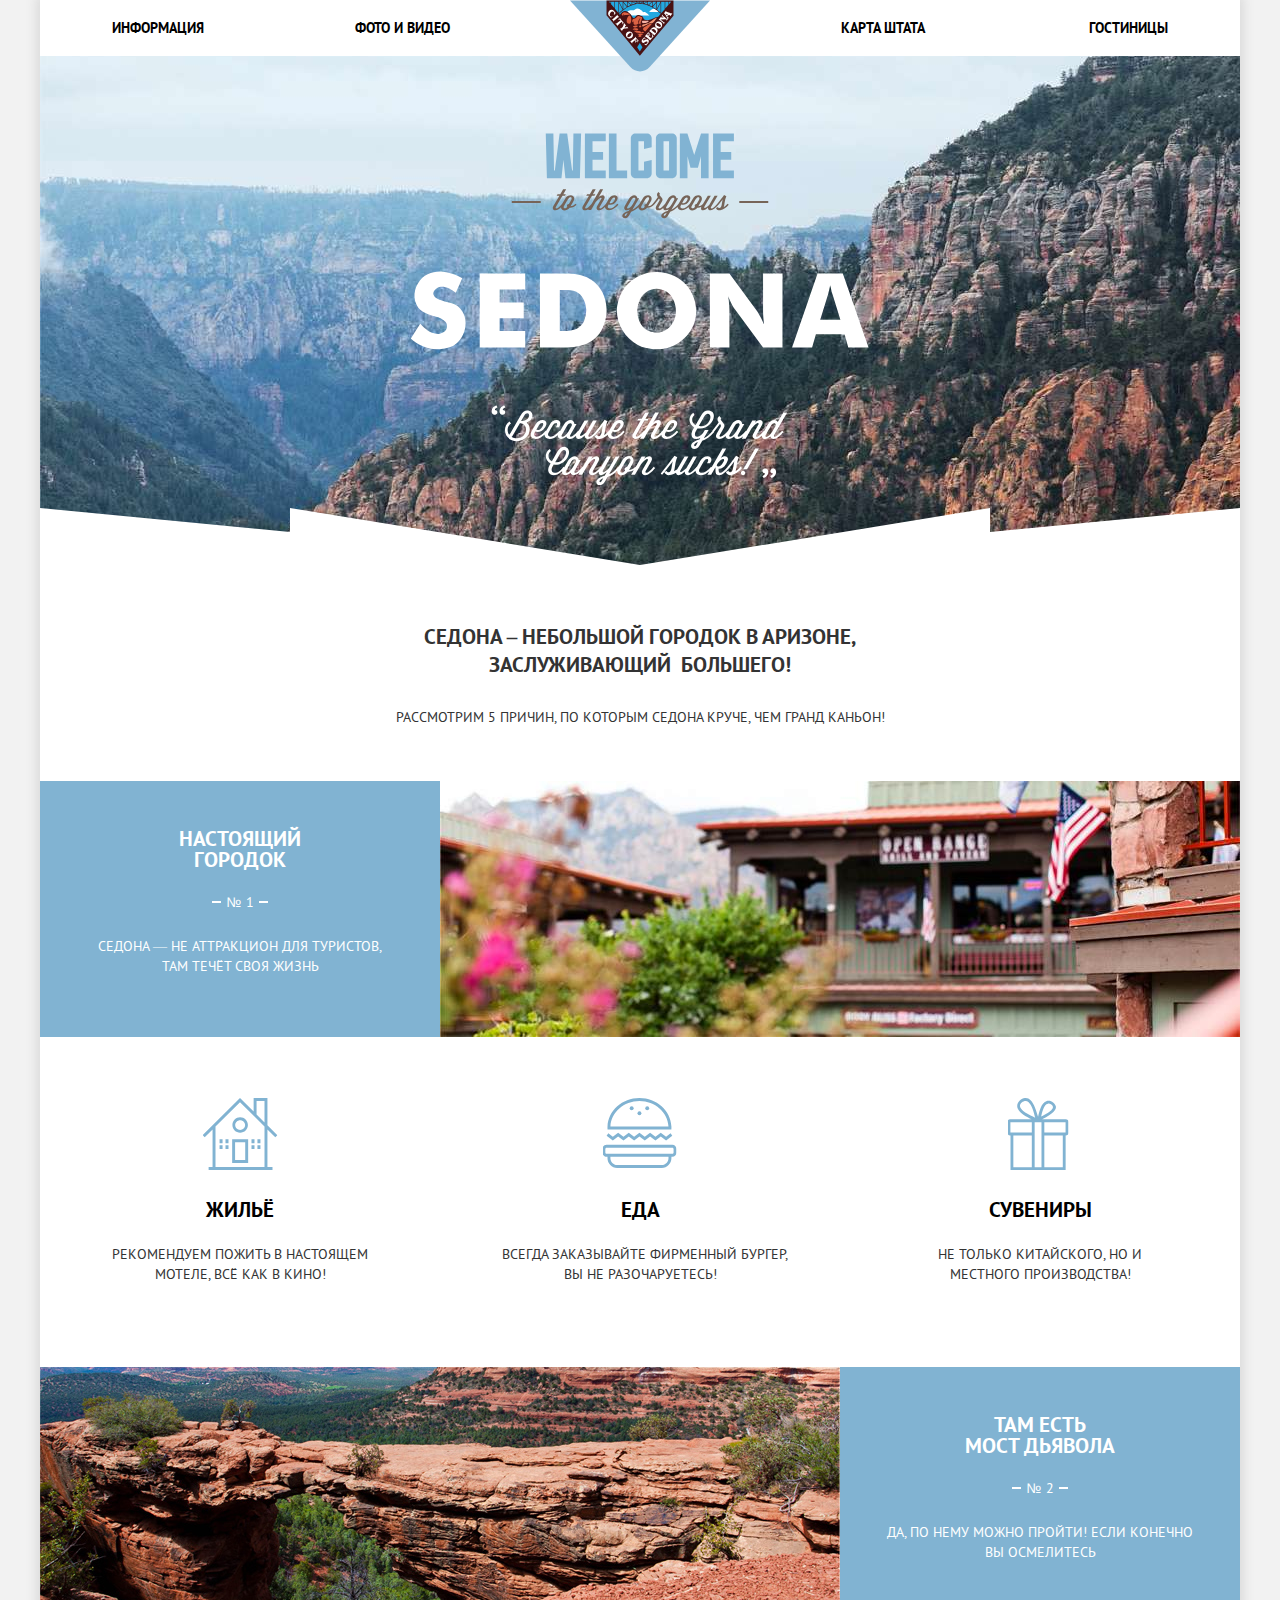
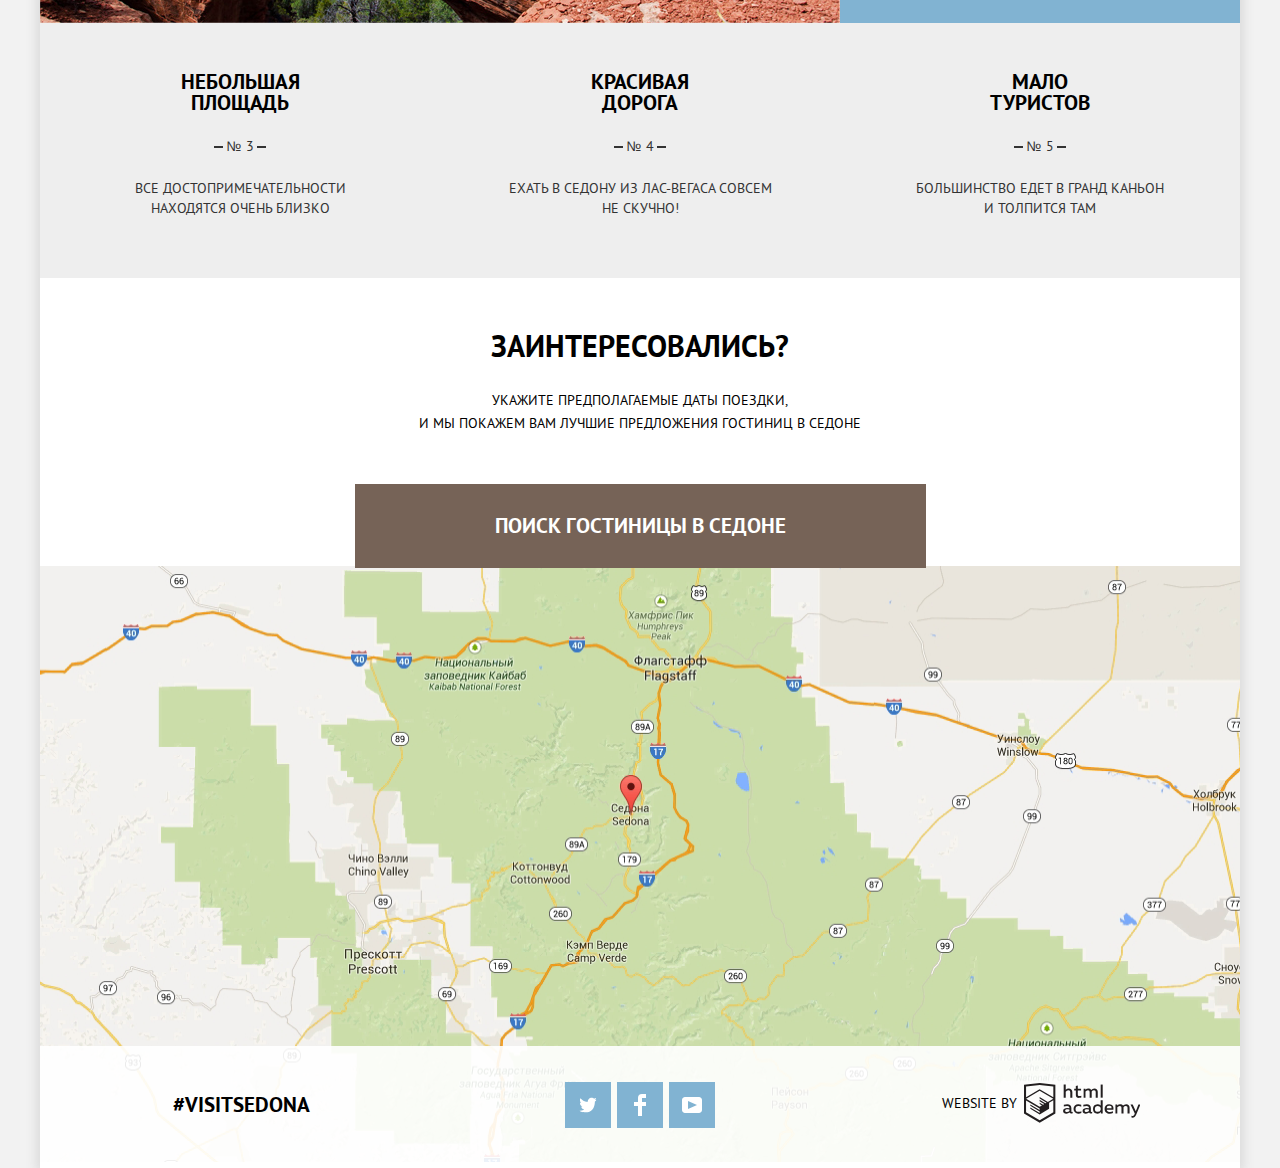
<file: index.html>
<!DOCTYPE html>
<html lang="ru">

<head>
  <meta charset="utf-8">
  <title>HTML Academy: Седона</title>
  <link rel="stylesheet" href="css/normalize.min.css">
  <link rel="stylesheet" href="css/style.min.css">
</head>

<body class="page-index">
  <div class="container">

    <header class="main-header">

      <a class="main-header__logo">
        <img src="img/logo.svg"
             alt="Логотип Седона"
             width="140"
             height="72">
             Перейти на главную страницу
      </a>

      <nav class="main-nav" aria-label="Prymari">
        <div class="wrapper">

          <ul class="main-nav__list">
            <li class="main-nav__item">
              <a class="main-nav__link" href="#">Информация</a>
            </li>

            <li class="main-nav__item">
              <a class="main-nav__link" href="#">Фото и видео</a>
            </li>

            <li class="main-nav__item">
              <a class="main-nav__link" href="#">Карта штата</a>
            </li>

            <li class="main-nav__item">
              <a class="main-nav__link" href="sedona-hotels.html">Гостиницы</a>
            </li>
          </ul>

        </div>
      </nav>

    </header>


    <main class="main">

      <h1 class="visually-hidden">Седона - онлайн бронирование хостелов в Седоне</h1>

      <div class="intro  main__intro">

        <div class="intro__pic">
          <img class="intro__img"
               src="img/welcome.svg"
               alt="Welcome to the gorgeous Sedona"
               width="459"
               height="353">
        </div>
      </div>

      <!-- features -->
      <section class="features  main__features">

        <h2 class="visually-hidden">Приемущества</h2>

        <p class="features__text  features__text--big">
          <strong>Седона &ndash; небольшой городок в Аризоне, заслуживающий&nbsp; большего!</strong>
        </p>

        <p class="features__text  features__text--narrow">
          Рассмотрим 5 причин, по которым Седона круче, чем гранд каньон!
        </p>

        <!-- features__list -->
        <ol class="features__list">

          <!-- features__item-type-1 -->
          <li class="features__item
                     features__item--type-1">

              <div class="features__content">
                <h3 class="features__title">Настоящий городок</h3>
                <span class="features__number">№ 1</span>
                <p class="features__text">Седона &mdash; не аттракцион&nbsp;для&nbsp;туристов, там&nbsp;течёт своя жизнь</p>
              </div>

              <div class="features__pic">
                <img class="features__img"
                     src="img/content-pic01.jpg"
                     alt="Горы, отель флаг США"
                     width="800"
                     height="256">
              </div>

          </li>


          <!-- features__item-type-2 -->
          <li class="features__item
                     features__item--type-2
                     features__item--icon-house">

            <h3 class="features__title">Жильё</h3>
            <p class="features__text">Рекомендуем пожить в настоящем мотеле, всё как в кино!</p>

          </li>

          <li class="features__item
                     features__item--type-2
                     features__item--icon-food">

            <h3 class="features__title">Еда</h3>
            <p class="features__text">Всегда&nbsp;заказывайте&nbsp;фирменный&nbsp;бургер, вы не разочаруетесь!</p>

          </li>

          <li class="features__item
                     features__item--type-2
                     features__item--icon-gift">

            <h3 class="features__title">Сувениры</h3>
            <p class="features__text">Не только китайского, но и местного производства!</p>

          </li>


          <!-- features__item-type-1 -->
          <li class="features__item
                     features__item--type-1">

              <div class="features__pic">
                <img class="features__img"
                     src="img/content-pic02.jpg"
                     alt="Красные ущелья Седоны"
                     width="800"
                     height="256">
              </div>

              <div class="features__content">
                <h3 class="features__title">Там есть <br> мост дьявола</h3>
                <span class="features__number">№ 2</span>
                <p class="features__text">Да, по нему можно пройти! Если конечно вы осмелитесь</p>
              </div>

          </li>


          <!-- features__item-type-3 -->
          <li class="features__item
                     features__item--type-3">

              <div class="features__content">
                <h3 class="features__title">Небольшая площадь</h3>
                <span class="features__number">№ 3</span>
                <p class="features__text">Все достопримечательности находятся&nbsp;очень близко</p>
              </div>

          </li>

          <li class="features__item
                     features__item--type-3">

            <div class="features__content">
              <h3 class="features__title">Красивая дорога</h3>
              <span class="features__number">№ 4</span>
              <p class="features__text">Ехать в Седону из Лас-Вегаса совсем не скучно!</p>
            </div>

          </li>

          <li class="features__item
                     features__item--type-3">

            <div class="features__content">
              <h3 class="features__title">Мало туристов</h3>
              <span class="features__number">№ 5</span>
              <p class="features__text">Большинство едет в гранд каньон и&nbsp;толпится там</p>
            </div>

          </li>

        </ol>

      </section>
      <!-- /features -->

      <!-- search -->
      <section class="search  main__search">

        <h2 class="visually-hidden">Поиск гостиницы в Седоне</h2>

        <p class="search__text
                  search__text--big">
          <strong>Заинтересовались?</strong>
        </p>

        <p class="search__text
                  search__text--narrow">
          Укажите предполагаемые даты поездки,<br>и мы покажем вам лучшие предложения гостиниц в Седоне
        </p>

        <a class="button
                  button--search" href="hotel-search.html">
          Поиск гостиницы в Седоне
        </a>

        <div class="map">
          <!-- google-map_iframe -->
          <iframe class="map__google"
                  src="https://www.google.com/maps/embed?pb=!1m18!1m12!1m3!1d683583.7803193119!2d-112.14163020098634!3d34.99798350374811!2m3!1f0!2f0!3f0!3m2!1i1024!2i768!4f13.1!3m3!1m2!1s0x872da132f942b00d%3A0x5548c523fa6c8efd!2z0KHQtdC00L7QvdCwLCDQkNGA0LjQt9C-0L3QsCA4NjMzNiwg0KHQqNCQ!5e0!3m2!1sru!2s!4v1570361902766!5m2!1sru!2s"
                  width="1200"
                  height="596"
                  allowfullscreen="">
          </iframe>

          <a class="map__img"
             href="https://www.google.ru/maps/place/Седона,+Аризона+86336,+США/@34.8544438,-111.8301581,13z/data=!3m1!4b1!4m5!3m4!1s0x872da132f942b00d:0x5548c523fa6c8efd!8m2!3d34.8697395!4d-111.7609896"
             title="Перейти нак карту google maps">Местоположение на карте

            <img  src="img/map.png"
                  alt="Карта Седоны"
                  width="1200"
                  height="596">
          </a>

          <!-- Форма поиска гостиницы -->
          <form class="hotel-search"
                action="https://echo.htmlacademy.ru"
                method="post">

            <fieldset class="hotel-search__fieldset">
              <legend class="visually-hidden">Поиск гостиницы в Седоне</legend>

              <!-- hotel-search__date -->
              <div class="hotel-search__date">
                <label class="hotel-search__label">Дата заезда:

                  <input class="hotel-search__input"
                         type="text"
                         name="entry"
                         placeholder="24 апреля 2017">
                </label>

                <button class="button  hotel-search__calendar"
                        type="button"
                        title="Выбрать дату">Календарь
                  <!-- svg -->
                  <svg xmlns="http://www.w3.org/2000/svg" width="21" height="22" fill="#cacaca">
                    <path
                      d="M19.251 2.025h-2.845V.648c0-.381-.294-.689-.656-.689-.363 0-.656.308-.656.689v1.377h-3.938V.648c0-.381-.294-.689-.655-.689-.363 0-.657.308-.657.689v1.377H5.906V.648c0-.381-.294-.689-.656-.689-.363 0-.657.308-.657.689v1.377H1.75C.784 2.025 0 2.847 0 3.862v16.302C0 21.179.784 22 1.75 22h17.501c.966 0 1.749-.821 1.749-1.836V3.862c0-1.015-.783-1.837-1.749-1.837zm.437 18.139a.448.448 0 0 1-.437.459H1.75a.45.45 0 0 1-.438-.459V3.862a.45.45 0 0 1 .438-.459h2.844v1.378c0 .381.294.689.657.689.362 0 .656-.308.656-.689V3.403h3.938v1.378c0 .381.294.689.657.689.361 0 .655-.308.655-.689V3.403h3.938v1.378c0 .381.293.689.656.689.362 0 .656-.308.656-.689V3.403h2.845c.241 0 .437.206.437.459v16.302z" />
                    <path
                      d="M4.594 8.225h2.625v2.066H4.594zM4.594 11.668h2.625v2.067H4.594zM4.594 15.112h2.625v2.066H4.594zM9.188 15.112h2.625v2.066H9.188zM9.188 11.668h2.625v2.067H9.188zM9.188 8.225h2.625v2.066H9.188zM13.781 15.112h2.625v2.066h-2.625zM13.781 11.668h2.625v2.067h-2.625zM13.781 8.225h2.625v2.066h-2.625z" />
                  </svg>
                  <!-- svg -->

                </button>
              </div>
              <!-- /hotel-search__date -->

              <!-- hotel-search__date -->
              <div class="hotel-search__date">
                <label class="hotel-search__label">Дата выезда:
                  <input class="hotel-search__input"
                         type="text"
                         name="leave"
                         placeholder="4 июля 2017">
                </label>

                <button class="button  hotel-search__calendar"
                        type="button"
                        title="Выбрать дату">Календарь
                  <!-- svg -->
                  <svg xmlns="http://www.w3.org/2000/svg" width="21" height="22" fill="#cacaca">
                    <path
                      d="M19.251 2.025h-2.845V.648c0-.381-.294-.689-.656-.689-.363 0-.656.308-.656.689v1.377h-3.938V.648c0-.381-.294-.689-.655-.689-.363 0-.657.308-.657.689v1.377H5.906V.648c0-.381-.294-.689-.656-.689-.363 0-.657.308-.657.689v1.377H1.75C.784 2.025 0 2.847 0 3.862v16.302C0 21.179.784 22 1.75 22h17.501c.966 0 1.749-.821 1.749-1.836V3.862c0-1.015-.783-1.837-1.749-1.837zm.437 18.139a.448.448 0 0 1-.437.459H1.75a.45.45 0 0 1-.438-.459V3.862a.45.45 0 0 1 .438-.459h2.844v1.378c0 .381.294.689.657.689.362 0 .656-.308.656-.689V3.403h3.938v1.378c0 .381.294.689.657.689.361 0 .655-.308.655-.689V3.403h3.938v1.378c0 .381.293.689.656.689.362 0 .656-.308.656-.689V3.403h2.845c.241 0 .437.206.437.459v16.302z" />
                    <path
                      d="M4.594 8.225h2.625v2.066H4.594zM4.594 11.668h2.625v2.067H4.594zM4.594 15.112h2.625v2.066H4.594zM9.188 15.112h2.625v2.066H9.188zM9.188 11.668h2.625v2.067H9.188zM9.188 8.225h2.625v2.066H9.188zM13.781 15.112h2.625v2.066h-2.625zM13.781 11.668h2.625v2.067h-2.625zM13.781 8.225h2.625v2.066h-2.625z" />
                  </svg>
                  <!-- svg -->
                </button>
              </div>
              <!-- /hotel-search__date -->


              <!-- hotel-search__person-->
              <div class="hotel-search__person">
                <!-- hotel-search__adult -->
                <div class="hotel-search__person-category">

                  <button class="button hotel-search__adult-value
                                 hotel-search__adult-value--plus"
                          type="button">Увеличить  колличество взрослых
                  </button>

                  <button class="button hotel-search__adult-value
                                 hotel-search__adult-value--minus"
                          type="button">Уменьшить  колличество взрослых
                  </button>

                  <label class="hotel-search__label">Взрослые:

                    <input class="hotel-search__input"
                           type="text"
                           name="adult"
                           value="2">
                  </label>
                </div>

                <!-- hotel-search__adult -->
                <div class="hotel-search__person-category">

                    <button class="button
                                    hotel-search__child-value
                                    hotel-search__child-value--plus"
                            type="button">Увеличить  колличество детей
                    </button>

                    <button class="button
                                   hotel-search__child-value
                                   hotel-search__child-value--minus"
                            type="button">Уменьшить  колличество детей
                    </button>

                  <label class="hotel-search__label">Дети:
                    <input class="hotel-search__input"
                           type="text"
                           name="child"
                           value="0">
                    </label>
                </div>
              </div>

              <!-- hotel-search__submit -->
              <button class="button  hotel-search__submit"
                      type="submit">Найти
              </button>

            </fieldset>
          </form>
        </div>
      </section>

    </main>

    <footer class="main-footer">
      <div class="wrapper">
        <div class="main-footer__row">

          <div class="main-footer__column">
            <span class="main-footer__text">&#35;visitsedona</span>
          </div>

          <div class="main-footer__column">
            <ul class="social-list  main-footer__social-list">

              <li class="social-list__item">

                <a class="social-list__link
                          social-list__link--icon"
                   href="#"
                   title="К нам на Twitter">Twitter

                  <svg xmlns="http://www.w3.org/2000/svg" xmlns:xlink="http://www.w3.org/1999/xlink" width="17"
                    height="15">
                    <path fill="#ffffff"
                      d="M10.95.144c1.685-.496 2.984.27 3.577 1.179.673-.231 1.331-.481 2.011-.708a2.345 2.345 0 0 1-.857 1.768c.685.17 1.304-.491 1.304-.491-.169 1-1.006 1.788-1.563 2.024-.231 6.75-3.175 11.217-10.077 11.082h-.446c-.41 0-4.164-.46-4.898-1.887 2.271.196 3.893-.422 4.693-1.177-.96-.3-2.679-.477-2.979-2.95.349.106.564.228 1.19.119C1.705 8.247.374 7.53.448 5.33c.285.328 1.067.536 1.34.472C1.085 5.561-.182 2.442.894.85c1.818 1.854 3.735 3.606 7.152 3.773C8.254 2.33 9.183.793 10.95.144z" />
                  </svg>
                </a>
              </li>

              <li class="social-list__item">
                <a class="social-list__link   social-list__link--icon"
                   href="#"
                   title=" К нам на Facebook">Facebook

                  <svg xmlns="http://www.w3.org/2000/svg" width="12" height="22">
                    <path fill="#ffffff" d="M12 4V0H8a4 4 0 0 0-4 4v4H0v4h4v10h4V12h4V8H8V4h4z" />
                  </svg>
                </a>
              </li>

              <li class="social-list__item">
                <a class="social-list__link
                          social-list__link--icon"
                   href="#"
                   title="К нам на Youtube">Youtube
                  <!-- svg -->
                  <svg xmlns="http://www.w3.org/2000/svg" xmlns:xlink="http://www.w3.org/1999/xlink" width="20"
                    height="16">
                    <path fill="#ffffff"
                      d="M17 0H3C1.35 0 0 1.35 0 3v10c0 1.65 1.35 3 3 3h14c1.65 0 3-1.35 3-3V3c0-1.65-1.35-3-3-3zM6.027 11.998V4.002L15.014 8l-8.987 3.998z" />
                  </svg>
                  <!-- svg -->
                </a>
              </li>

            </ul>
          </div>

          <div class="main-footer__column">
            <span class="main-footer__copy">website by</span>

            <a class="main-footer__link"
               href="https://htmlacademy.ru/intensive/htmlcss"
               title="Перейти на профессиональный онлайн‑курс HTML и CSS, уровень 1"
               target="_blank">Htmlacademy

                <svg id="Layer_1" data-name="Layer 1" xmlns="http://www.w3.org/2000/svg" viewBox="0 0 113 39" fill="#231f20">

                  <path
                    d="M401.93,351.51a2.07,2.07,0,0,0,.58-0.11v1.4a3.41,3.41,0,0,1-1.24.22,1.75,1.75,0,0,1-1.75-1,5.08,5.08,0,0,1-3.3,1.13c-1.59,0-3.06-.87-3.06-2.68,0-2.24,2.08-2.93,3.9-2.93a11.63,11.63,0,0,1,2.28.26v-0.31c0-1.09-.8-1.86-2.3-1.86a7.79,7.79,0,0,0-3.15.67v-1.79a10.72,10.72,0,0,1,3.35-.58c2.48,0,4,1.18,4,3.83v3.14A0.57,0.57,0,0,0,401.93,351.51Zm-6.76-1.19a1.42,1.42,0,0,0,1.64,1.29,3.56,3.56,0,0,0,2.53-1V349.1a10.21,10.21,0,0,0-1.9-.22C396.34,348.89,395.17,349.23,395.17,350.33Z"
                    transform="translate(-355.09 -323.29)" />
                  <path

                    d="M408.15,343.91a5.29,5.29,0,0,1,2.7.67v1.79a4.28,4.28,0,0,0-2.42-.73,2.89,2.89,0,1,0,0,5.76,5.26,5.26,0,0,0,2.55-.67v1.8a6.58,6.58,0,0,1-2.9.6,4.42,4.42,0,0,1-4.72-4.54A4.54,4.54,0,0,1,408.15,343.91Z"
                    transform="translate(-355.09 -323.29)" />
                  <path

                    d="M420.93,351.51a2.07,2.07,0,0,0,.58-0.11v1.4a3.41,3.41,0,0,1-1.24.22,1.75,1.75,0,0,1-1.75-1,5.08,5.08,0,0,1-3.3,1.13c-1.59,0-3.06-.87-3.06-2.68,0-2.24,2.08-2.93,3.9-2.93a11.63,11.63,0,0,1,2.28.26v-0.31c0-1.09-.8-1.86-2.3-1.86a7.79,7.79,0,0,0-3.15.67v-1.79a10.72,10.72,0,0,1,3.35-.58c2.48,0,4,1.18,4,3.83v3.14A0.57,0.57,0,0,0,420.93,351.51Zm-6.76-1.19a1.42,1.42,0,0,0,1.64,1.29,3.56,3.56,0,0,0,2.53-1V349.1a10.21,10.21,0,0,0-1.9-.22C415.33,348.89,414.17,349.23,414.17,350.33Z"
                    transform="translate(-355.09 -323.29)" />
                  <path

                    d="M431.76,340.14V352.9H430v-1.39a4.07,4.07,0,0,1-3.35,1.62,4.62,4.62,0,0,1,0-9.22,4,4,0,0,1,3.15,1.37v-5.14h2ZM427,345.62a2.9,2.9,0,0,0,0,5.8,3,3,0,0,0,2.79-1.84v-2.13A3.06,3.06,0,0,0,427,345.62Z"
                    transform="translate(-355.09 -323.29)" />
                  <path

                    d="M438.08,343.91c3.48,0,4.68,2.81,4.12,5.34h-6.58c0.22,1.57,1.75,2.22,3.35,2.22a6.41,6.41,0,0,0,2.77-.62v1.68a7.5,7.5,0,0,1-3.14.6c-2.68,0-5-1.53-5-4.61A4.39,4.39,0,0,1,438.08,343.91Zm0.09,1.62a2.39,2.39,0,0,0-2.57,2.26h4.85A2.06,2.06,0,0,0,438.17,345.53Z"
                    transform="translate(-355.09 -323.29)" />
                  <path

                    d="M444.19,352.9v-8.75h1.73v1.09a4,4,0,0,1,2.92-1.33,3,3,0,0,1,2.73,1.4,4.33,4.33,0,0,1,3.06-1.4,3.21,3.21,0,0,1,3.32,3.52v5.47h-2v-5.41a1.67,1.67,0,0,0-1.73-1.84,2.94,2.94,0,0,0-2.17,1.18c0,0.2,0,.4,0,0.6v5.47h-2v-5.41a1.67,1.67,0,0,0-1.73-1.84,3.11,3.11,0,0,0-2.32,1.35v5.91h-2Z"
                    transform="translate(-355.09 -323.29)" />
                  <path

                    d="M466.56,344.15h2l-4.1,9.93c-0.95,2.28-2.19,3-3.52,3a5,5,0,0,1-1.15-.15v-1.66a3,3,0,0,0,.89.13c0.95,0,1.66-.67,2.17-2l0.18-.44-4.16-8.82H461l3,6.6Z"
                    transform="translate(-355.09 -323.29)" />
                  <path

                    d="M395.75,324.82v5a4,4,0,0,1,2.83-1.2,3.41,3.41,0,0,1,3.61,3.57v5.41h-2v-5.16a1.9,1.9,0,0,0-2-2.1,3.08,3.08,0,0,0-2.44,1.46v5.8h-2V324.82h2Z"
                    transform="translate(-355.09 -323.29)" />
                  <path

                    d="M407.52,325.71v3.12h3.17v1.71h-3.17v4c0,1.15.53,1.53,1.66,1.53a4.71,4.71,0,0,0,1.77-.35v1.68a7.14,7.14,0,0,1-2.35.38,2.68,2.68,0,0,1-3-2.88v-4.38H404v-1.71h1.57v-2.64Z"
                    transform="translate(-355.09 -323.29)" />
                  <path

                    d="M413.19,337.58v-8.75h1.73v1.09a4,4,0,0,1,2.92-1.33,3,3,0,0,1,2.73,1.4,4.33,4.33,0,0,1,3.06-1.4,3.21,3.21,0,0,1,3.32,3.52v5.47h-2v-5.41a1.67,1.67,0,0,0-1.73-1.84,2.94,2.94,0,0,0-2.17,1.18c0,0.2,0,.4,0,0.6v5.47h-2v-5.41a1.67,1.67,0,0,0-1.73-1.84,3.11,3.11,0,0,0-2.32,1.35v5.91h-2Z"
                    transform="translate(-355.09 -323.29)" />
                  <rect x="74.72" y="1.52" width="1.95" height="12.76" />
                  <path
                    d="M370.53,323.31l-0.16,0-15.28,1.6v28L370.37,362l15.28-9.09v-28Zm13.12,28.45-13.28,7.9-13.28-7.9V340.28l13.22,7.87,0,1.43-9.07-5.4v1.38l9.11,5.47,0,1.46-9.1-5.42v1.38l9.11,5.47h0l9.19-5.5v-1.39h0v-4.52l4.1-2.45v11.67Zm0-13.16L380,340.74h0l-1.68,1-8-4.76v1.38l6.84,4.07-0.06,0-0.15.09-1,.57-5.64-3.36v1.38l4.45,2.65-1.05.7,0,0-3.36-2v1.38l2.21,1.3-2.25,1.35-13.16-7.82,13.17-7.92h0Zm0-1.39-13.35-7.87h0l-13.2,7.86v-10.5l13.28-1.39,13.28,1.39v10.51Z"
                    transform="translate(-355.09 -323.29)" />
                </svg>
            </a>
          </div>

        </div>
      </div>
    </footer>

  </div>

  <script src="js/script.min.js"></script>
</body>

</html>
</file>
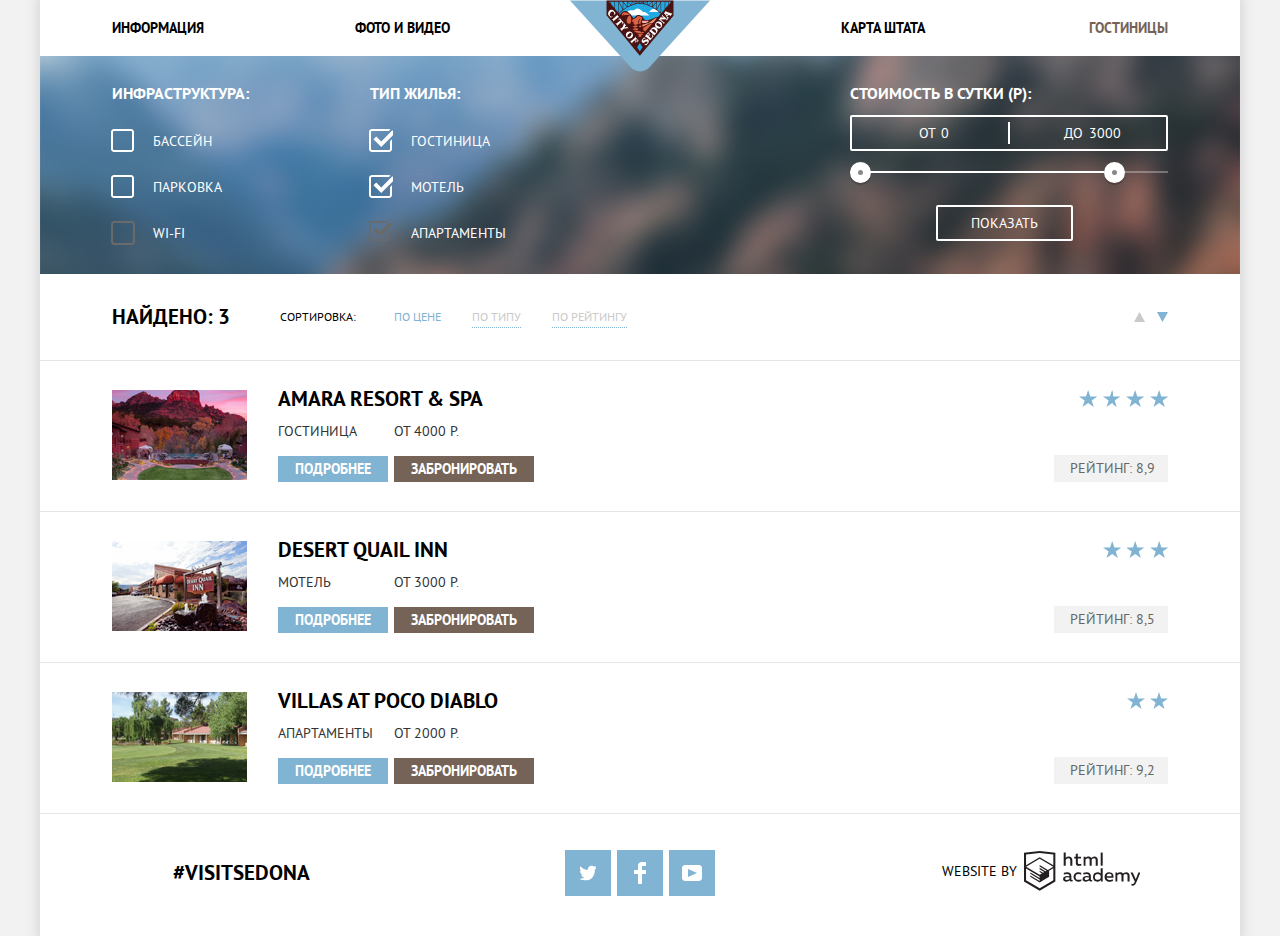
<file: sedona-hotels.html>
<!DOCTYPE html>
<html lang="ru">

<head>
  <meta charset="utf-8">
  <title>HTML Academy: Седона</title>
  <link rel="stylesheet" href="css/normalize.min.css">
  <link rel="stylesheet" href="css/style.min.css">
</head>

<body>

  <div class="container">
    <header class="main-header"> 

      <a class="main-header__logo" 
         href="index.html">

        <img src="img/logo.svg"   
             alt="Логотип Седона"  
             width="140"   
             height="72"   
             title="На главную">
             Перейти на главную страницу
      </a>

      <nav class="main-nav" aria-label="Prymari">
        <div class="wrapper"> 

          <ul class="main-nav__list">
            <li class="main-nav__item">
              <a class="main-nav__link" href="#">Информация</a>
            </li>

            <li class="main-nav__item">
              <a class="main-nav__link" href="#">Фото и видео</a>
            </li>

            <li class="main-nav__item">
              <a class="main-nav__link" href="#">Карта штата</a>
            </li>

            <li class="main-nav__item">
              <a class="main-nav__link  main-nav__link--current" href="sedona-hotels.html">Гостиницы</a>
            </li>
          </ul>

        </div>
      </nav>

    </header>


    <main class="main">
      <div class="filter  main__filter">
        <!-- filter__form -->
        <form class="filter__form" action="https://echo.htmlacademy.ru" method="post">

          <div class="filter__content">
            <div class="filter__row">

              <div class="filter__column">
                <fieldset class="filter__selection
                                 filter__selection--type-1">
                  <legend class="filter__caption">Инфраструктура:</legend>


                  <div class="filter__inner">
                    <input class="filter__checkbox  visually-hidden" type="checkbox" id="pool" name="pool">
                    <span class="filter__check"></span>
                    <label class="filter__label" for="pool">Бассейн</label>
                  </div>


                  <div class="filter__inner">
                    <input class="filter__checkbox  visually-hidden" type="checkbox" id="parking" name="parking">
                    <span class="filter__check"></span>
                    <label class="filter__label" for="parking">Парковка</label>
                  </div>


                  <div class="filter__inner">
                    <input class="filter__checkbox  visually-hidden" type="checkbox" id="wifi" name="wifi" disabled>
                    <span class="filter__check"></span>
                    <label class="filter__label" for="wifi">wi-fi</label> 
                  </div>

                </fieldset>
              </div>

              <div class="filter__column">
                <fieldset class="filter__selection  filter__selection--type-1">
                  <legend class="filter__caption">Тип жилья:</legend>
                  

                  <div class="filter__inner">
                    <input class="filter__checkbox  visually-hidden" type="checkbox" id="hotel" name="hotel" checked>
                    <span class="filter__check"></span>
                    <label class="filter__label" for="hotel">Гостиница</label>
                  </div>


                  <div class="filter__inner">
                    <input class="filter__checkbox  visually-hidden" type="checkbox" id="motel" name="motel" checked>
                    <span class="filter__check"></span>
                    <label class="filter__label" for="motel">Мотель</label>
                  </div>


                  <div class="filter__inner">
                    <input class="filter__checkbox  visually-hidden" type="checkbox" id="aparts" name="aparts" checked disabled>
                    <span class="filter__check"></span>
                    <label class="filter__label" for="aparts">Апартаменты</label>
                  </div>

                </fieldset>
              </div>

              <div class="filter__column  price__wrap">
                <fieldset class="filter-range">
                  <legend class="filter-range__caption">Стоимость в сутки (р):</legend>

                  <div class="range-price  filter-range__price">

                    <label class="range-price__label  range-price__label--min">от
                      <input class="range-price__input" type="text" name="min-price" value="0">
                    </label>


                    <label class="range-price__label  range-price__label--max">до
                      <input class="range-price__input" type="text" name="max-price" value="3000">
                    </label>

                  </div>


                  <div class="filter-range__controls">

                    <div class="filter-range__scale">
                      <div class="filter-range__bar"></div>
                    </div>

                    <div class="filter-range__toggle  filter-range__toggle--min"></div>

                    <div class="filter-range__toggle  filter-range__toggle--max"></div>
                  </div>

                  <button class="button  filter__submit" type="submit">Показать</button>
                </fieldset>

              </div>
            </div>

          </div>

          <div class="sort filter__sort">
            <div class="wrapper">
              <div class="sort__row">

                <p class="sort__text"><b>найдено: 3</b></p>
                <fieldset class="sort__type">
                  <legend class="visually-hidden">Сортировка:</legend>
                  <div class="sort__wrap">
                    <span class="sort__caption">Сортировка:</span>

                    <ul class="sort__list">

                      <li class="sort__item">
                        <a class="sort__link  
                                  sort__link--active" 
                           href="#">По цене</a>
                      </li>

                      <li class="sort__item">
                        <a class="sort__link" href="#">По типу</a>
                      </li>

                      <li class="sort__item">
                        <a class="sort__link" href="#">По рейтингу</a>
                      </li>

                    </ul>

                    <div class="sort__button-group">

                      <button class="button   
                                     sort__button  
                                     sort__button--up" 
                              type="button" title="По возрастанию">По возрастанию

                        <svg xmlns="http://www.w3.org/2000/svg" width="11" height="10">
                          <path fill="#cacaca" d="M5.5 0L0 10h11z" />
                        </svg>

                      </button>

                      <button class="button 
                                     sort__button  
                                     sort__button--down  
                                     sort__button--active" 
                              type="button" title="По убыванию">По убыванию

                        <svg xmlns="http://www.w3.org/2000/svg" width="11" height="10">
                          <path fill="#cacaca" d="M5.5 10L0 0h11" />
                        </svg>

                      </button>

                    </div>
                  </div>
                </fieldset>
              </div>
            </div>
          </div>

        </form>
      </div>


      <section class="hotels">
        <h2 class="visually-hidden">Список гостиниц в Седоне</h2>
        <ol class="hotels__list">

          <li class="hotels__item">
            <div class="wrapper">

              <div class="hotels__row">

                <div class="hotels__pic" tabindex="0">
                  <a href="#" title="Перейти на страницу изображения">Перейти на страницу изображения
                    <img class="hotels__img" 
                         src="./img/hotel-photo.jpg" 
                         alt="Гостиница 'Amara resort & spa'"
                         width="135" 
                         height="90">
                  </a>
                </div>

                <div class="hotels__options">
                  <h3 class="hotels__title">
                    <a class="hotels__title-link" href="#">Amara resort & spa</a>
                  </h3>

                  <div class="hotels__info">

                    <div class="hotels__typies">
                      <span class="hotels__type">Гостиница</span>

                      <a class="hotels__link
                                hotels__link--more" href="#">
                        Подробнее 
                      </a>
                    </div>

                    <div class="hotels__action">
                      <span class="hotels__price">от 4000 р.</span>
                      <a class="hotels__link
                                hotels__link--book" href="#">
                        Забронировать
                      </a>
                    </div>
                  </div>

                </div>

                <div class="rating  hotels__rating">
                  <div class="rating__row">
                    <div class="rating__star-group">
                      <span class="rating__star rating__star--four">Четырёхзвёздочная гостиница</span>
                    </div>

                    <span class="rating__count">рейтинг: 8,9</span>
                  </div>

                </div>

              </div>


            </div>
          </li>

          <li class="hotels__item">
            <div class="wrapper">
              <div class="hotels__row">

                <div class="hotels__pic" tabindex="0">
                  <a href="#" title="Перейти на страницу изображения">Перейти на страницу изображения
                    <img class="hotels__img" 
                         src="./img/hotel-photo03.jpg" 
                         alt="Гостиница 'Desert Quail Inn'"
                         width="135" 
                         height="90">
                  </a>
                </div>

                <div class="hotels__options">
                  <h3 class="hotels__title">
                    <a class="hotels__title-link" href="#">Desert Quail Inn</a>
                  </h3>

                  <div class="hotels__info">

                    <div class="hotels__typies">

                      <span class="hotels__type">Мотель</span>
                      <a class="hotels__link
                                hotels__link--more" href="#">
                        Подробнее
                      </a>
                    </div>

                    <div class="hotels__action">
                      <span class="hotels__price">от 3000 р.</span>
                      <a class="hotels__link
                                hotels__link--book" href="#">
                        Забронировать
                      </a>
                    </div>
                  </div>

                </div>

                <!-- rating -->
                <div class="rating  hotels__rating">
                  <div class="rating__row">
                    <div class="rating__star-group">
                      <span class="rating__star rating__star--three">Трехзвездночная гостиница</span>
                    </div>
                    <span class="rating__count">рейтинг: 8,5</span>
                  </div>

                </div>

              </div>

            </div>
          </li>

          <li class="hotels__item">
            <div class="wrapper">
              <!-- hotels-row -->
              <div class="hotels__row">
                <div class="hotels__pic" tabindex="0">

                  <a href="#" title="Перейти на страницу изображения">Перейти на страницу изображения
                    <img class="hotels__img" 
                         src="./img/hotel-photo02.jpg" 
                         alt="Гостиница 'Villas at Poco Diablo'"  
                         width="135" 
                         height="90">
                  </a>

                </div>

                <div class="hotels__options">
                  <h3 class="hotels__title">
                    <a class="hotels__title-link" href="#">Villas at Poco Diablo</a>
                  </h3>

                  <div class="hotels__info">

                    <div class="hotels__typies">
                      <span class="hotels__type">Апартаменты</span>
                      <a class="hotels__link  hotels__link--more" href="#">Подробнее</a>
                    </div>

                    <div class="hotels__action">
                      <span class="hotels__price">от 2000 р.</span>
                      <a class="hotels__link  hotels__link--book" href="#">Забронировать</a>
                    </div>

                  </div>

                </div>


                <div class="rating hotels__rating">
                  <div class="rating__row">

                    <div class="rating__star-group">
                      <span class="rating__star rating__star--two">Двухзвёздочная гостиница</span>
                    </div>

                    <span class="rating__count">рейтинг: 9,2</span>

                  </div>

                </div>
              </div>

            </div>
          </li>

        </ol>

      </section>

    </main>


    <footer class="main-footer">
      <div class="wrapper">
        <div class="main-footer__row">
          
          <div class="main-footer__column">
            <span class="main-footer__text">&#35;visitsedona</span>
          </div>

          <div class="main-footer__column">
            <ul class="social-list  main-footer__social-list">

              <li class="social-list__item">

                <a class="social-list__link   social-list__link--icon"  
                   href="#"  
                   title="К нам на Twitter">Twitter
                  <!-- svg -->
                  <svg xmlns="http://www.w3.org/2000/svg" xmlns:xlink="http://www.w3.org/1999/xlink" width="17"
                    height="15">
                    <path fill="#ffffff"
                      d="M10.95.144c1.685-.496 2.984.27 3.577 1.179.673-.231 1.331-.481 2.011-.708a2.345 2.345 0 0 1-.857 1.768c.685.17 1.304-.491 1.304-.491-.169 1-1.006 1.788-1.563 2.024-.231 6.75-3.175 11.217-10.077 11.082h-.446c-.41 0-4.164-.46-4.898-1.887 2.271.196 3.893-.422 4.693-1.177-.96-.3-2.679-.477-2.979-2.95.349.106.564.228 1.19.119C1.705 8.247.374 7.53.448 5.33c.285.328 1.067.536 1.34.472C1.085 5.561-.182 2.442.894.85c1.818 1.854 3.735 3.606 7.152 3.773C8.254 2.33 9.183.793 10.95.144z" />
                  </svg>
                  <!-- svg -->
                </a>
              </li>

              <li class="social-list__item">
                <a class="social-list__link   social-list__link--icon"  
                   href="#"  
                   title=" К нам на Facebook">Facebook

                  <!-- svg -->
                  <svg xmlns="http://www.w3.org/2000/svg" width="12" height="22">
                    <path fill="#ffffff" d="M12 4V0H8a4 4 0 0 0-4 4v4H0v4h4v10h4V12h4V8H8V4h4z" />
                  </svg>
                  <!-- svg -->
                </a>
              </li>

              <li class="social-list__item">
                <a class="social-list__link   social-list__link--icon" 
                   href="#"  
                   title="К нам на Youtube">Youtube
                  <!-- svg -->
                  <svg xmlns="http://www.w3.org/2000/svg" xmlns:xlink="http://www.w3.org/1999/xlink" width="20"
                    height="16">
                    <path fill="#ffffff"
                      d="M17 0H3C1.35 0 0 1.35 0 3v10c0 1.65 1.35 3 3 3h14c1.65 0 3-1.35 3-3V3c0-1.65-1.35-3-3-3zM6.027 11.998V4.002L15.014 8l-8.987 3.998z" />
                  </svg>
                  <!-- svg -->
                </a>
              </li>

            </ul>
          </div>

          <div class="main-footer__column">
            <span class="main-footer__copy">website by</span>

            <a class="main-footer__link"  
               href="https://htmlacademy.ru/intensive/htmlcss" 
               title="Перейти на профессиональный онлайн‑курс HTML и CSS, уровень 1" 
               target="_blank">Htmlacademy
              <!-- svg -->
              <svg id="Layer_1" data-name="Layer 1" xmlns="http://www.w3.org/2000/svg" viewBox="0 0 113 39"
                fill="#231f20">
                <path
                  d="M401.93,351.51a2.07,2.07,0,0,0,.58-0.11v1.4a3.41,3.41,0,0,1-1.24.22,1.75,1.75,0,0,1-1.75-1,5.08,5.08,0,0,1-3.3,1.13c-1.59,0-3.06-.87-3.06-2.68,0-2.24,2.08-2.93,3.9-2.93a11.63,11.63,0,0,1,2.28.26v-0.31c0-1.09-.8-1.86-2.3-1.86a7.79,7.79,0,0,0-3.15.67v-1.79a10.72,10.72,0,0,1,3.35-.58c2.48,0,4,1.18,4,3.83v3.14A0.57,0.57,0,0,0,401.93,351.51Zm-6.76-1.19a1.42,1.42,0,0,0,1.64,1.29,3.56,3.56,0,0,0,2.53-1V349.1a10.21,10.21,0,0,0-1.9-.22C396.34,348.89,395.17,349.23,395.17,350.33Z"
                  transform="translate(-355.09 -323.29)" />
                <path
                  d="M408.15,343.91a5.29,5.29,0,0,1,2.7.67v1.79a4.28,4.28,0,0,0-2.42-.73,2.89,2.89,0,1,0,0,5.76,5.26,5.26,0,0,0,2.55-.67v1.8a6.58,6.58,0,0,1-2.9.6,4.42,4.42,0,0,1-4.72-4.54A4.54,4.54,0,0,1,408.15,343.91Z"
                  transform="translate(-355.09 -323.29)" />
                <path
                  d="M420.93,351.51a2.07,2.07,0,0,0,.58-0.11v1.4a3.41,3.41,0,0,1-1.24.22,1.75,1.75,0,0,1-1.75-1,5.08,5.08,0,0,1-3.3,1.13c-1.59,0-3.06-.87-3.06-2.68,0-2.24,2.08-2.93,3.9-2.93a11.63,11.63,0,0,1,2.28.26v-0.31c0-1.09-.8-1.86-2.3-1.86a7.79,7.79,0,0,0-3.15.67v-1.79a10.72,10.72,0,0,1,3.35-.58c2.48,0,4,1.18,4,3.83v3.14A0.57,0.57,0,0,0,420.93,351.51Zm-6.76-1.19a1.42,1.42,0,0,0,1.64,1.29,3.56,3.56,0,0,0,2.53-1V349.1a10.21,10.21,0,0,0-1.9-.22C415.33,348.89,414.17,349.23,414.17,350.33Z"
                  transform="translate(-355.09 -323.29)" />
                <path
                  d="M431.76,340.14V352.9H430v-1.39a4.07,4.07,0,0,1-3.35,1.62,4.62,4.62,0,0,1,0-9.22,4,4,0,0,1,3.15,1.37v-5.14h2ZM427,345.62a2.9,2.9,0,0,0,0,5.8,3,3,0,0,0,2.79-1.84v-2.13A3.06,3.06,0,0,0,427,345.62Z"
                  transform="translate(-355.09 -323.29)" />
                <path
                  d="M438.08,343.91c3.48,0,4.68,2.81,4.12,5.34h-6.58c0.22,1.57,1.75,2.22,3.35,2.22a6.41,6.41,0,0,0,2.77-.62v1.68a7.5,7.5,0,0,1-3.14.6c-2.68,0-5-1.53-5-4.61A4.39,4.39,0,0,1,438.08,343.91Zm0.09,1.62a2.39,2.39,0,0,0-2.57,2.26h4.85A2.06,2.06,0,0,0,438.17,345.53Z"
                  transform="translate(-355.09 -323.29)" />
                <path
                  d="M444.19,352.9v-8.75h1.73v1.09a4,4,0,0,1,2.92-1.33,3,3,0,0,1,2.73,1.4,4.33,4.33,0,0,1,3.06-1.4,3.21,3.21,0,0,1,3.32,3.52v5.47h-2v-5.41a1.67,1.67,0,0,0-1.73-1.84,2.94,2.94,0,0,0-2.17,1.18c0,0.2,0,.4,0,0.6v5.47h-2v-5.41a1.67,1.67,0,0,0-1.73-1.84,3.11,3.11,0,0,0-2.32,1.35v5.91h-2Z"
                  transform="translate(-355.09 -323.29)" />
                <path
                  d="M466.56,344.15h2l-4.1,9.93c-0.95,2.28-2.19,3-3.52,3a5,5,0,0,1-1.15-.15v-1.66a3,3,0,0,0,.89.13c0.95,0,1.66-.67,2.17-2l0.18-.44-4.16-8.82H461l3,6.6Z"
                  transform="translate(-355.09 -323.29)" />
                <path
                  d="M395.75,324.82v5a4,4,0,0,1,2.83-1.2,3.41,3.41,0,0,1,3.61,3.57v5.41h-2v-5.16a1.9,1.9,0,0,0-2-2.1,3.08,3.08,0,0,0-2.44,1.46v5.8h-2V324.82h2Z"
                  transform="translate(-355.09 -323.29)" />
                <path
                  d="M407.52,325.71v3.12h3.17v1.71h-3.17v4c0,1.15.53,1.53,1.66,1.53a4.71,4.71,0,0,0,1.77-.35v1.68a7.14,7.14,0,0,1-2.35.38,2.68,2.68,0,0,1-3-2.88v-4.38H404v-1.71h1.57v-2.64Z"
                  transform="translate(-355.09 -323.29)" />
                <path
                  d="M413.19,337.58v-8.75h1.73v1.09a4,4,0,0,1,2.92-1.33,3,3,0,0,1,2.73,1.4,4.33,4.33,0,0,1,3.06-1.4,3.21,3.21,0,0,1,3.32,3.52v5.47h-2v-5.41a1.67,1.67,0,0,0-1.73-1.84,2.94,2.94,0,0,0-2.17,1.18c0,0.2,0,.4,0,0.6v5.47h-2v-5.41a1.67,1.67,0,0,0-1.73-1.84,3.11,3.11,0,0,0-2.32,1.35v5.91h-2Z"
                  transform="translate(-355.09 -323.29)" />
                <rect x="74.72" y="1.52" width="1.95" height="12.76" />
                <path
                  d="M370.53,323.31l-0.16,0-15.28,1.6v28L370.37,362l15.28-9.09v-28Zm13.12,28.45-13.28,7.9-13.28-7.9V340.28l13.22,7.87,0,1.43-9.07-5.4v1.38l9.11,5.47,0,1.46-9.1-5.42v1.38l9.11,5.47h0l9.19-5.5v-1.39h0v-4.52l4.1-2.45v11.67Zm0-13.16L380,340.74h0l-1.68,1-8-4.76v1.38l6.84,4.07-0.06,0-0.15.09-1,.57-5.64-3.36v1.38l4.45,2.65-1.05.7,0,0-3.36-2v1.38l2.21,1.3-2.25,1.35-13.16-7.82,13.17-7.92h0Zm0-1.39-13.35-7.87h0l-13.2,7.86v-10.5l13.28-1.39,13.28,1.39v10.51Z"
                  transform="translate(-355.09 -323.29)" />
              </svg>
              <!-- svg -->
            </a>
          </div>

        </div>
      </div>
    </footer>
  </div>


  <script src="js/filter.min.js"></script>

</body>

</html>
</file>
<file: css/style.min.css>
.features__item--type-1 .features__number::after,.features__item--type-2 .features__number::after,.features__item--type-3 .features__number::after{right:0}.intro__img,.main-header__logo{left:50%;transform:translateX(-50%)}@font-face{font-family:"PT Sans";font-display:swap;font-style:normal;font-weight:400;src:url(../fonts/ptsans.woff2) format("woff2"),url(../fonts/ptsans.woff) format("woff")}@font-face{font-family:"PT Sans";font-display:swap;font-style:normal;font-weight:700;src:url(../fonts/ptsansbold.woff2) format("woff2"),url(../fonts/ptsansbold.woff) format("woff")}html{box-sizing:border-box}*,::after,::before{box-sizing:inherit}body{margin:0;background-color:#f2f2f2;font-family:"PT Sans",Arial,Tahoma,sans-serif;font-size:14px}.features__item--type-1 .features__text,.features__item--type-1 .features__title,.features__item--type-2 .features__text,.features__item--type-2 .features__title,.features__text,.features__text--narrow,.features__text.features__text--big,.main-nav__link{font-family:"PT Sans"}:focus{outline:#222 dotted 1px;outline-offset:4px}.page-index .container{position:relative}.visually-hidden{position:absolute;margin:-1px;padding:0;width:1px;height:1px;overflow:hidden;border:none;clip:rect(0,0,0,0)}.button{background-color:transparent;border:none;cursor:pointer}.container,.main,.main-header{background-color:#fff}.wrapper{width:1056px;margin-left:auto;margin-right:auto}.container{position:relative;width:1200px;margin:auto;box-shadow:0 0 10px 4px #dbdbdb;overflow:hidden}.main-header{padding:0;margin:0}.main-header__logo{position:absolute;top:0;font-size:0;z-index:3}.main-nav__list{position:relative;display:flex;flex-wrap:wrap;justify-content:space-between;align-items:center;margin:0;padding:19px 0;list-style:none;z-index:2}.main-nav__item{width:20%}.main-nav__item:nth-child(2){margin-right:115px}.main-nav__item:last-child,.main-nav__item:nth-child(4n+3){text-align:right}.main-nav__item:focus{outline:0}.main-nav__link{display:inline-block;vertical-align:middle;font-size:14px;font-weight:700;color:#000;text-decoration:none;text-transform:uppercase;transition-duration:.3s;transition-property:color}.main-nav__link:focus,.main-nav__link:hover{color:#81b3d2}.main-nav__link:active{color:#b2b2b2}.main-nav__link--current{color:#766357}.intro__pic{position:relative;width:100%;min-height:509px;background:linear-gradient(160deg,#a2c4dc,#6b494a);background-image:url(../img/polygon.svg),url(../img/sedona.jpg);background-position:center bottom -1px,0 -55px;background-repeat:no-repeat}.intro__img{position:relative;top:77px}.main__features{margin-top:58px}.features__text{color:#333;text-transform:uppercase;text-align:center;line-height:20px}.features__text.features__text--big{max-width:460px;margin:0 auto;font-size:21px;font-weight:700;line-height:28px;z-index:10}.features__text,.features__text--narrow{margin-top:28px;font-size:inherit}.features__list{position:relative;display:flex;flex-wrap:wrap;justify-content:space-between;margin:54px 0 0;padding:0;list-style:none}.features__item{width:100%}.features__item--type-1{display:flex;align-items:stretch}.features__item--type-1 .features__content{padding:47px 0;width:100%;background-color:#81b3d2;text-align:center}.features__item--type-1 .features__title{max-width:200px;color:#fff;font-size:21px;font-weight:700;line-height:21px;text-align:center;text-transform:uppercase;margin:0 auto 32px}.features__item--type-1 .features__number{position:relative;color:#fff;padding:0 14px;bottom:8px}.features__item--type-1 .features__number::after,.features__item--type-1 .features__number::before{position:absolute;content:"";top:8px;width:9px;height:2px;background-color:#fff}.features__item--type-1 .features__number::before{left:0}.features__item--type-1 .features__text{max-width:320px;color:#fff;font-size:14px;text-align:center;line-height:20px;margin:18px auto 0}.features__item--type-1 .features__img{display:block}.features__item--type-2{position:relative;padding-top:161px;padding-bottom:83px;width:400px}.features__item--type-2 .features__title{margin:0;color:#000;font-size:21px;text-align:center;text-transform:uppercase;font-weight:700}.features__item--type-2 .features__text{max-width:277px;font-size:14px;line-height:20px;text-transform:uppercase;text-align:center;margin:22px auto 0}.features__item--type-2 .features__number{position:relative;padding:0 20px;color:#333}.features__item--type-2 .features__number::after,.features__item--type-2 .features__number::before{position:absolute;content:"";top:8px;width:9px;height:2px;background-color:#333}.features__item--type-2 .features__number::before{left:0}.features__item--icon-food::before,.features__item--icon-gift::before,.features__item--icon-house::before{position:absolute;content:"";top:61px;left:50%;width:75px;height:72px;transform:translateX(-50%);background-repeat:no-repeat}.features__item--icon-house::before{background-image:url(../img/icon-house.svg)}.features__item--icon-food::before{background-image:url(../img/icon-burger.svg)}.features__item--icon-gift::before{background-image:url(../img/icon-gift.svg);background-position:5px 0;background-size:contain}.features__item--type-2 .features__content{display:flex;flex-direction:column;align-items:center}.features__item--type-3{position:relative;width:400px;padding-top:48px;padding-bottom:60px;background-color:#eee;z-index:3}.button--search,.hotel-search--hide{z-index:2;font-family:"PT Sans"}.features__item--type-3 .features__content{text-align:center}.features__item--type-3 .features__title{margin:0 auto 29px;max-width:134px;color:#000;line-height:21px;font-family:"PT Sans";font-size:21px;text-align:center;text-transform:uppercase;font-weight:700}.features__item--type-3 .features__text{max-width:277px;font-family:"PT Sans";font-size:14px;line-height:20px;text-transform:uppercase;text-align:center;margin:19px auto 0}.features__item--type-3 .features__number{position:relative;display:inline-block;vertical-align:middle;bottom:5px;padding:0 12px;color:#333;font-size:14px}.features__item--type-3 .features__number::after,.features__item--type-3 .features__number::before{position:absolute;top:8px;width:9px;height:2px;background-color:#333;content:""}.features__item--type-3 .features__number::before{left:0}.map__img{font-size:0}.search__row{display:flex;flex-direction:column;align-items:center}.search__text{color:#000;text-align:center;text-transform:uppercase}.search__text--big{margin-top:51px;margin-bottom:25px;font-family:"PT Sans";font-size:30px;font-weight:700}.search__text--narrow{margin-top:0;margin-bottom:0;line-height:23px}.button--search{position:relative;display:inline-block;margin-top:49px;margin-bottom:-2px;border:none;vertical-align:middle;background-color:#766357;color:#fff;font-size:21px;text-decoration:none;text-transform:uppercase;font-weight:700;transition:ease .3s;transition-duration:.3s;transition-property:background-color;padding:30px 140px}.button--search:focus,.button--search:focus-within,.button--search:hover{background-color:#604e43}.button--search:hover{transition-duration:.3s;transition-property:background-color}.button--search:active{background-color:#503e33;color:#857871;transition-duration:.3s;transition-property:background-color}.map{width:100%;min-height:602px;overflow:hidden;position:relative;transition-duration:.3s}.map__google{position:absolute;top:0;left:0}.map img:hover{transform:scale(1.1);transition-property:transform;transition-duration:.3s}.hotel-search,.hotel-search--hide{position:absolute;top:0;left:50%;width:570px;background-color:#fff;box-shadow:0 0 20px 0 #838282;transform:translateX(-50%);font-weight:700;text-transform:uppercase}.hotel-search{padding:63px 55px 54px;font-family:"PT Sans";-webkit-animation-name:drop-down_form;animation-name:drop-down_form;-webkit-animation-duration:.7s;animation-duration:.7s}.hotel-search--hide{display:none;padding:55px}.hotel-search--error{-webkit-animation-name:form_error;animation-name:form_error;-webkit-animation-duration:.3s;animation-duration:.3s}@-webkit-keyframes drop-down_form{from{transform:translateY(-500px) translateX(-50%)}to{transform:translateY(0) translateX(-50%)}}@keyframes drop-down_form{from{transform:translateY(-500px) translateX(-50%)}to{transform:translateY(0) translateX(-50%)}}@-webkit-keyframes form_error{0%,100%{transform:rotate(0) translateX(-50%);transform-origin:0 50% 0}10%,30%,50%,70%,90%{transform:rotate(-1deg) translateX(-50%);transform-origin:0 50% 0}20%,40%,60%,80%{transform:rotate(1deg) translateX(-50%);transform-origin:0 50% 0}}@keyframes form_error{0%,100%{transform:rotate(0) translateX(-50%);transform-origin:0 50% 0}10%,30%,50%,70%,90%{transform:rotate(-1deg) translateX(-50%);transform-origin:0 50% 0}20%,40%,60%,80%{transform:rotate(1deg) translateX(-50%);transform-origin:0 50% 0}}.hotel-search__fieldset{margin:0;padding:0;border:none}.hotel-search__date{flex-direction:column;justify-content:space-between;margin-bottom:30px}.hotel-search__date,.hotel-search__label{position:relative;display:flex;align-items:center;white-space:nowrap;width:100%;font-size:14px;cursor:pointer}.hotel-search__calendar{position:absolute;content:"";top:50%;right:2px;font-size:0;transform:translateY(-50%);transition-duration:.3s;transition-property:background-color}.hotel-search__calendar:focus svg,.hotel-search__calendar:hover svg{fill:#000}.hotel-search__calendar:active svg{fill:#81b3d2}.hotel-search__input{position:relative;padding:10px;margin:0 0 0 25px;border:none;width:100%;font-size:14px;font-weight:700;text-transform:uppercase;background-color:#f2f2f2;cursor:pointer}.hotel-search__input:active,.hotel-search__input:focus{background-color:#fff;box-shadow:0 0 0 2px #e5e5e5}.hotel-search__input:focus{outline:#222 dotted 1px;outline-offset:4px}.hotel-search__input:hover{background-color:#ebebeb;cursor:pointer}.hotels-search__input::-webkit-input-placeholder{color:#000;font-family:"PT Sans";font-weight:700;text-transform:uppercase}.hotels-search__input::-moz-placeholder{color:#000;font-family:"PT Sans";font-weight:700;text-transform:uppercase}.hotels-search__input:-ms-input-placeholder{color:#000;font-family:"PT Sans";font-weight:700;text-transform:uppercase}.hotels-search__input::-ms-input-placeholder{color:#000;font-family:"PT Sans";font-weight:700;text-transform:uppercase}.hotels-search__input::placeholder{color:#000;font-family:"PT Sans";font-weight:700;text-transform:uppercase}.hotel-search__person{display:flex;align-content:center;margin-bottom:55px}.hotel-search__person-category{position:relative;display:flex;justify-content:space-between;align-items:center;margin:0;width:50%}.hotel-search__person-category .hotel-search__label{position:relative;display:flex;align-items:center;justify-content:flex-end;width:100%}.hotel-search__person-category .hotel-search__input{padding:11px 0;margin:0 0 0 46px;width:114px;border:none;background-color:#f2f2f2;text-align:center}.hotel-search__person-category .hotel-search__input[name=child]{margin:0 0 0 27px}.hotel-search__person-category .hotel-search__input:focus{outline:#222 dotted 1px;outline-offset:4px;background-color:#fff;box-shadow:0 0 0 2px #e5e5e5}.hotel-search__person-category .hotel-search__input:hover{background-color:#ebebeb}.hotel-search__adult-value,.hotel-search__child-value{position:absolute;top:50%;right:50%;width:12px;height:100%;font-size:0;font-weight:700;transform:translate(-50%,-50%);z-index:1}.hotel-search__adult-value--plus,.hotel-search__child-value--plus{right:8px}.hotel-search__adult-value--minus,.hotel-search__child-value--minus{left:131px}.hotel-search__adult-value--minus::before,.hotel-search__child-value--minus::before{position:absolute;content:"-";top:50%;left:50%;color:#a9a9a9;font-size:30px;transform:translate(-50%,-50%)}.hotel-search__adult-value--plus::before,.hotel-search__child-value--plus::before{position:absolute;content:"+";top:50%;left:50%;color:#a9a9a9;font-size:30px;transform:translate(-50%,-50%)}.hotel-search__adult-value--plus:hover::before,.hotel-search__child-value--plus:hover::before{color:#000;transition-duration:.3s}.hotel-search__adult-value--plus:focus::before,.hotel-search__child-value--plus:focus::before{color:#000}.hotel-search__adult-value--plus:active::before,.hotel-search__child-value--plus:active::before{color:#81b3d2;transition-duration:.3s;transition-property:background-color}.hotel-search__adult-value--minus:hover::before,.hotel-search__child-value--minus:hover::before{color:#000;transition-duration:.3s}.hotel-search__adult-value--minus:focus::before,.hotel-search__child-value--minus:focus::before{color:#000}.hotel-search__adult-value--minus:active::before,.hotel-search__child-value--minus:active::before{color:#81b3d2;transition-duration:.3s;transition-property:background-color}.hotel-search__adult-value:focus~.hotel-search__label .hotel-search__input,.hotel-search__child-value:focus~.hotel-search__label .hotel-search__input{outline:#222 dotted 1px;outline-offset:4px;background-color:#fff;box-shadow:0 0 0 2px #e5e5e5}.hotel-search__submit{min-width:459px;padding:17px 0;background-color:#81b3d2;color:#fff;font-size:21px;font-weight:700;text-transform:uppercase;transition-duration:.3s;transition-property:background-color}.hotel-search__submit:focus,.hotel-search__submit:hover{background-color:#669ec0}.hotel-search__submit:active{color:rgba(255,255,255,.5);background-color:#5496bd;transition-duration:.3s;transition-property:color}.filter__content{padding-top:32px;padding-bottom:18px;background:linear-gradient(90deg,#4f7ca5,#4f4847);background-image:url(../img/sedona-blur.jpg);background-position:0 -56px;background-size:cover}.filter__content .filter__label{margin-left:7px;color:#fff;font-family:"PT Sans";font-size:14px;text-transform:uppercase}.filter-range__caption,.filter__selection--type-1 .filter__caption{font-size:16px;line-height:11px;text-transform:uppercase;font-family:"PT Sans";font-weight:700}.filter__price,.filter__selection,.filter__sort{padding:0;margin:0;border:none}.filter__selection--type-1{display:flex;flex-direction:column}.filter__selection--type-1 .filter__caption{margin-bottom:19px;color:#fff}.filter__inner{position:relative;display:flex;align-items:center;cursor:pointer}.filter__label{cursor:pointer}.filter__checkbox{position:relative;left:0;width:24px;height:24px;cursor:pointer;opacity:0;z-index:9000}.filter__label:active .filter__inner{color:#81b3d2;border-radius:5px;box-shadow:0 0 0 3px #81b3d3;outline:0}.filter__checkbox:checked+.filter__check{width:24px;height:24px;background-image:url(../img/checkobox-on.svg);background-repeat:no-repeat}.filter__checkbox:disabled+.filter__check{width:24px;height:24px;background-image:url(../img/checkobox-off-disabled.svg);background-repeat:no-repeat}.filter__checkbox:checked:disabled+.filter__check{width:24px;height:24px;background-image:url(../img/checkobox-on-disabled.svg);background-repeat:no-repeat}.filter__checkbox:focus+.filter__check{outline:#fff dotted 1px;outline-offset:4px}.filter__check{position:relative;margin:11px 11px 11px -23px;width:24px;height:24px;background-image:url(../img/checkobox-off.svg);background-repeat:no-repeat;z-index:0}.filter__row{display:flex;flex-wrap:wrap;justify-content:space-between;max-width:1056px;margin-left:auto;margin-right:auto}.filter__column:first-child{width:258px}.filter__column:nth-child(2){width:288px}.filter__column:last-child{margin-left:auto;max-width:318px;min-width:318px}.filter-range{width:100%;padding:0;margin:0;color:#fff;text-transform:uppercase;border:none}.filter-range__caption{margin-bottom:16px;color:#fff}.filter-range__price{position:relative;display:flex;align-items:center;margin-bottom:20px;width:100%;height:36px;border:2px solid #fff;border-radius:2px;font-size:0}.filter-range__price::after{position:absolute;content:"";top:50%;left:50%;width:2px;height:22px;background-color:#fff;transform:translate(-50%,-50%)}.range-price__label{font-size:14px;line-height:38px;cursor:pointer;vertical-align:middle}.range-price .range-price__label--max{padding-left:75px}.range-price .range-price__label--min{padding-left:67px}.range-price__input{width:50px;margin:0;border:none;background:0 0;color:inherit}.range-price__input:focus{outline:#fff dotted 1px}.filter-range__controls{position:relative;margin-bottom:32px}.filter-range__scale{height:2px;background-color:rgba(255,255,255,.3)}.filter-range__bar{width:80%;height:2px;background-color:#fff}.filter-range__toggle{position:absolute;top:-9px;width:21px;height:21px;border-radius:50%;border:8px solid #fff;background-color:#888;box-shadow:0 2px 1px 0 rgba(0,1,1,.2);cursor:pointer}.filter-range__toggle:hover{background:#1c4f80}.filter-range__toggle--min{left:0}.filter-range__toggle--max{left:80%}.filter__submit{display:block;padding:6px 33px;margin:0 auto 0 86px;border:2px solid #fff;border-radius:2px;background:0 0;color:#fff;font-size:14px;line-height:20px;text-transform:uppercase;cursor:pointer;transition-duration:.2s;transition-property:color,background-color}.sort__caption,.sort__link{line-height:21px;text-transform:uppercase}.filter__submit:focus,.filter__submit:hover{background-color:#fff;transition-duration:.4s;color:#000}.filter__submit:focus{outline:#fff dotted 1px;outline-offset:4px}.sort.filter__sort{display:flex;align-items:center;padding:10px 0;border-bottom:1px solid #e5e5e5}.sort__row{display:flex;align-items:center;white-space:nowrap}.sort__type{padding:0;margin:0;width:100%;border:none}.sort__text{margin-right:50px;font-family:"PT Sans";font-size:21px;font-weight:700;color:#000;text-transform:uppercase}.sort__wrap{display:flex;flex-wrap:wrap;align-content:center}.sort__caption{font-size:12px;color:#000}.sort__list{display:flex;flex-wrap:wrap;padding:0;margin:0 0 0 38px;list-style:none;font-size:12px}.sort__item{margin:0 31px 0 0}.sort__item:last-child{margin-right:0}.sort__link{display:block;border-bottom:1px dotted #81b3d2;font-size:12px;color:#cacaca;text-decoration:none}.sort__link:hover{color:#81b3d2;transition:ease .3s}.sort__link:focus,.sort__link:focus-within{border-bottom:none;color:#81b3d2}.sort__link:active{color:#000;transition:ease .3s}.sort__link--active{border-bottom:none;color:#81b3d2}.sort__button-group{display:flex;align-items:center;margin-left:auto}.sort__button{padding:0;margin:0;width:11px;height:10px;background-repeat:no-repeat;font-size:0}.sort__button:last-child{margin:0 0 0 12px}.sort__button--down path:hover,.sort__button--up path:hover{fill:#231f20;transition-duration:.3s}.sort__button--down:focus path,.sort__button--up:focus path{fill:#231f20}.sort__button--down path:active,.sort__button--up path:active{fill:#81b3d2;transition:ease .3s}.sort__button--active path{fill:#81b3d2}.main__search{display:flex;flex-wrap:wrap;flex-direction:column;align-items:center}.map__google{border:none}.hotels__list{padding:0;margin:0;list-style:none}.hotels__item{padding:29px 0;margin-bottom:0;border-bottom:1px solid #e5e5e5}.hotels__row{display:flex}.hotels__pic{margin-right:31px;transition-property:transform}.hotels__pic a{display:block;font-size:0}.hotels__pic:focus .hotels__img,.hotels__pic:hover .hotels__img{transform:scale(1.1);transition-duration:.2s}.hotels__img,.hotels__title .hotels__title-link{display:block;transition-duration:.3s}.hotels__title{margin:-5px 0 0}.hotels__title .hotels__title-link{padding-top:2px;margin:0;color:#000;font-family:"PT Sans";font-size:21px;font-weight:700;text-transform:uppercase;text-decoration:none;transition-property:color}.hotels__link,.social-list__link{transition-duration:.3s;transition-property:background-color,color}.hotels__title .hotels__title-link:focus,.hotels__title .hotels__title-link:hover{color:#81b3d2}.hotels__title .hotels__title-link:active{color:#b2b2b2}.hotels__options{display:flex;flex-wrap:wrap;flex-direction:column;justify-content:space-between}.hotels__info{display:flex;align-items:center;flex-wrap:wrap}.hotels__price,.hotels__type{display:block;margin-bottom:17px;color:#333;text-transform:uppercase}.hotels__typies{display:flex;flex-direction:column;justify-content:space-between}.hotels__link{display:block;color:#fff;font-family:"PT Sans";font-weight:700;text-transform:uppercase;text-decoration:none;padding:5px 17px}.hotels__link--more{margin-right:6px;background-color:#81b3d2}.hotels__link--more:focus,.hotels__link--more:hover{background-color:#669ec0}.hotels__link--more:active{color:#88b6d1;background-color:#5496bd}.hotels__link--book{background-color:#766357}.hotels__link--book:focus,.hotels__link--book:hover{background-color:#604e43}.hotels__link--book:active{color:#857871;background-color:#503e33}.hotels__rating{margin-left:auto;min-height:90px}.rating__row{display:flex;flex-direction:column;min-height:inherit}.rating__count{display:block;background-color:#f2f2f2;color:#666;text-align:center;text-transform:uppercase;white-space:nowrap;padding:5px 13px 6px 16px}.rating__star-group{display:flex;justify-content:flex-end;margin-bottom:47px}.rating__star{display:inline-block;vertical-align:middle;height:18px;width:18px;font-size:0;background-image:url(../img/star.svg);background-repeat:space}.rating__star--four{width:89px}.rating__star--three{width:65px}.rating__star--two{width:41px}.page-index .main-footer{position:absolute;bottom:0;width:100%}.main-footer{background-color:rgba(255,255,255,.9)}.main-footer__row{display:flex;justify-content:space-between;align-items:center;padding:36px 0}.main-footer__column{display:flex;align-items:center}.main-footer__text{margin-left:61px;margin-bottom:4px;color:#000;font-size:21px;font-family:"PT Sans";font-weight:700;text-transform:uppercase}.main-footer__social-list{display:flex;align-items:center;justify-content:space-between;padding:0;margin:0 0 4px 27px;width:100%;cursor:pointer;list-style:none}.social-list__item{margin-right:6px}.social-list__item:last-child,.social-list__link:last-child{margin-right:0}.social-list__link{position:relative;display:block;width:46px;height:46px;background-color:#81b3d2;font-size:0}.social-list__link:focus,.social-list__link:hover{background-color:#669ec0}.social-list__link:active{background-color:#5496bd}.social-list__link--icon svg{position:absolute;top:50%;left:50%;transform:translate(-50%,-50%)}.social-list__link:active svg{fill-opacity:.5;transition:ease .3s}.main-footer__copy{display:block;margin-right:7px;margin-bottom:8px;text-transform:uppercase}.main-footer__link{display:inline-block;width:116px;height:41px;margin:0 28px 0 0;margin-bottom:7px;vertical-align:middle;font-size:0}.main-footer__link:focus svg,.main-footer__link:hover svg{fill:#81b3d2;transition:ease .3s}.main-footer__link:active svg{fill:#bdbdbd;transition:ease .3s}
</file>
